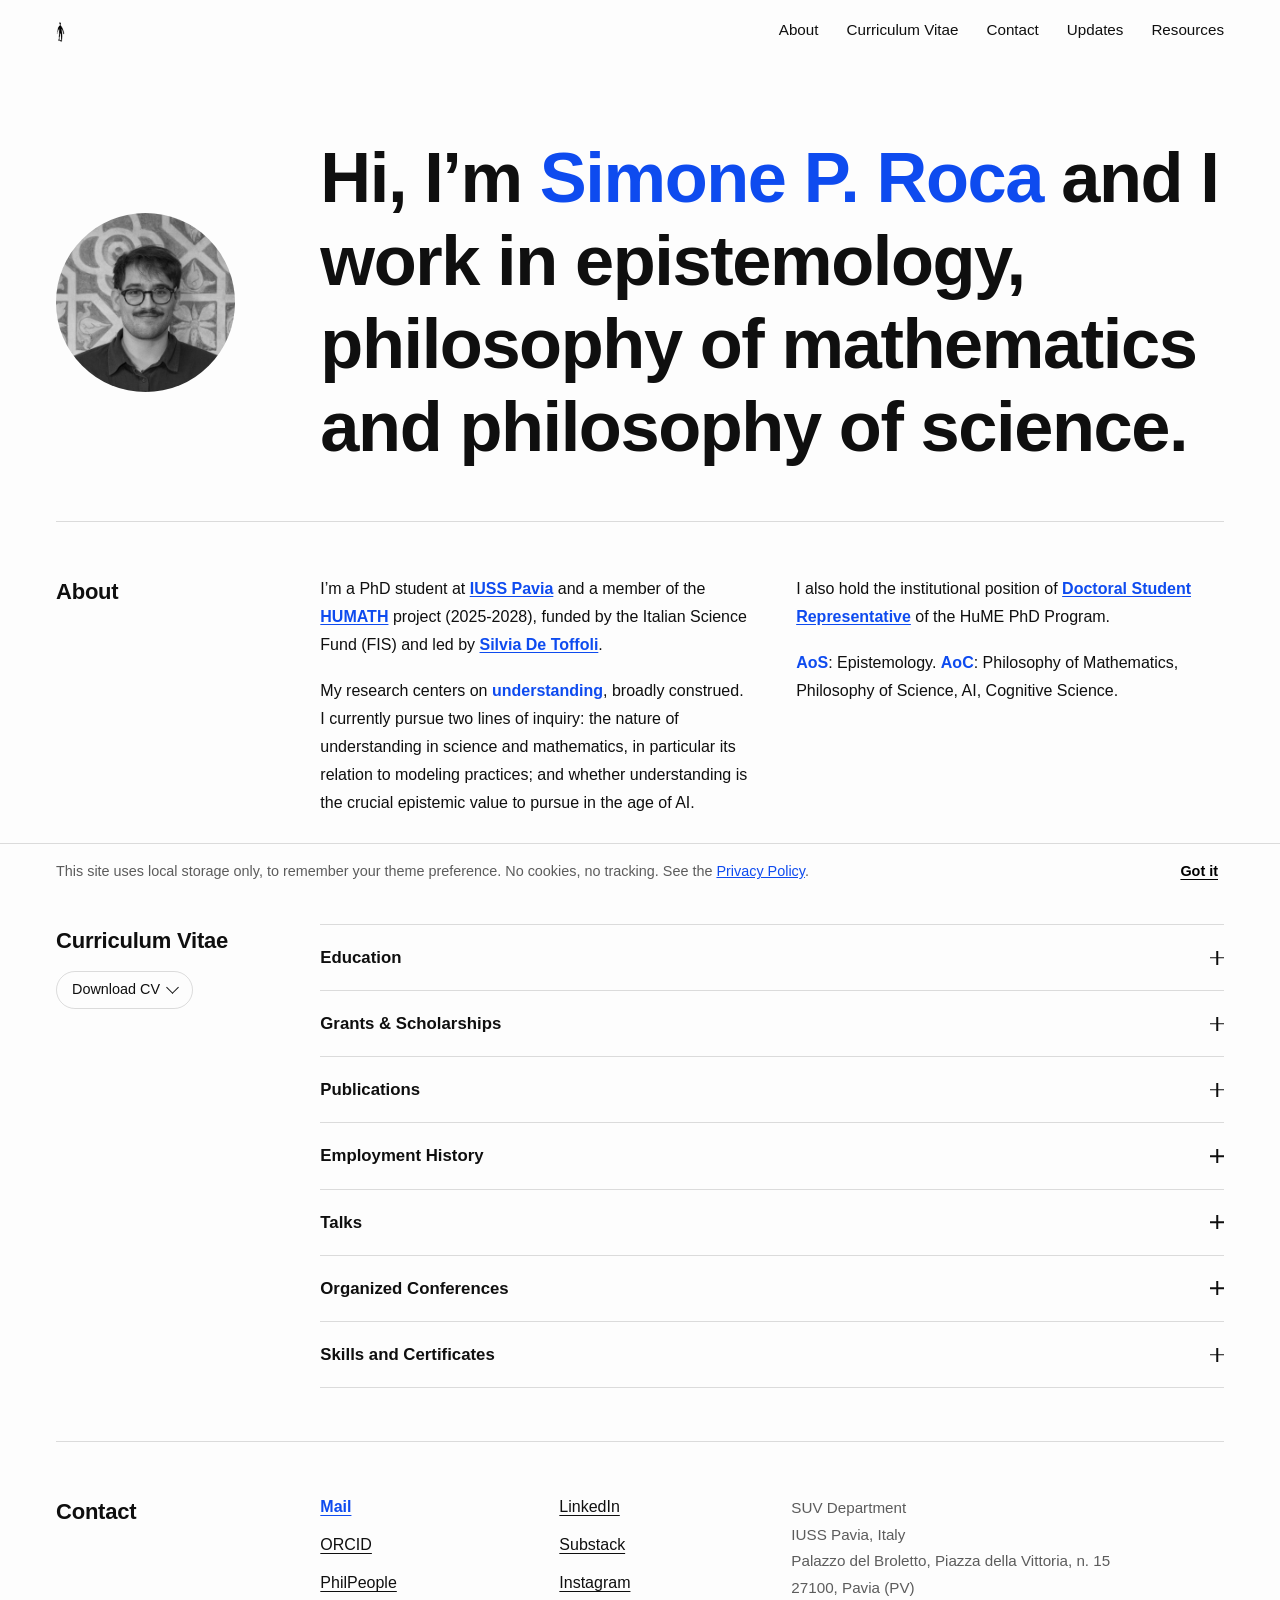
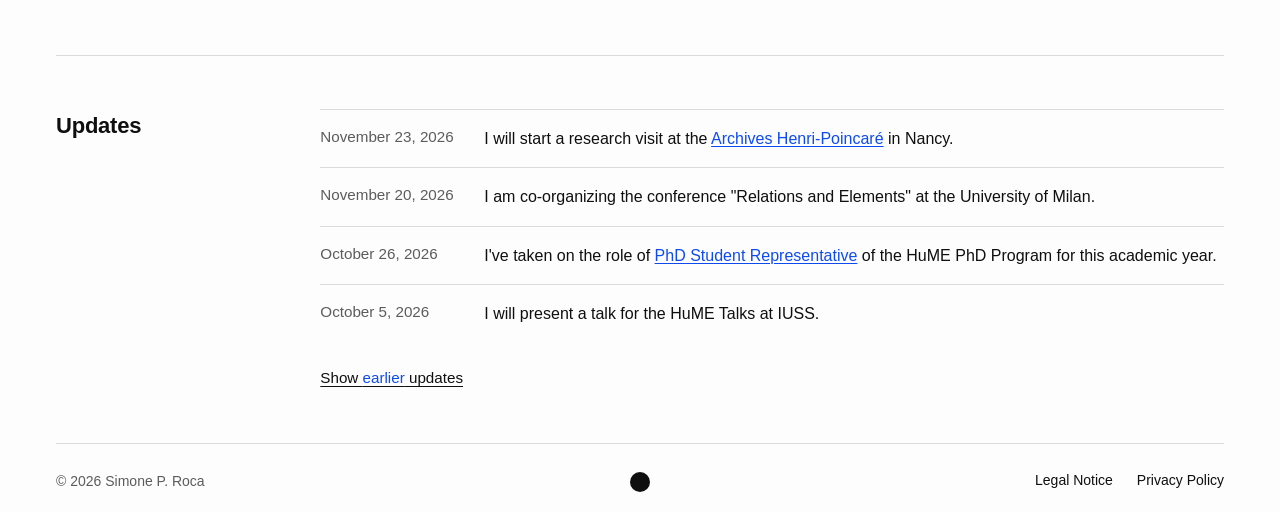
<file: index.html>
<!doctype html>
<html lang="en">
<head>
  <meta charset="utf-8" />
  <meta name="viewport" content="width=device-width, initial-scale=1" />
  <title>Simone Paolo Roca - Philosophy, IUSS Pavia</title>
  <meta name="description" content="Simone P. Roca (Simone Paolo Roca), PhD Candidate in Philosophy, IUSS Pavia. Epistemology, philosophy of mathematics and philosophy of science." />
  <link rel="canonical" href="https://simone-p-roca.github.io/" />
  <script type="application/ld+json">
    {
      "@context": "https://schema.org",
      "@type": "Person",
      "url": "https://simone-p-roca.github.io/",
      "name": "Simone P. Roca",
      "alternateName": "Simone Paolo Roca",
      "jobTitle": "PhD Candidate in Philosophy",
      "email": "simone.roca@iusspavia.it",
      "affiliation": {
        "@type": "CollegeOrUniversity",
        "name": "IUSS Pavia",
        "department": {
          "@type": "Organization",
          "name": "SUV Department"
        },
        "address": {
          "@type": "PostalAddress",
          "streetAddress": "Palazzo del Broletto, Piazza della Vittoria, n. 15",
          "addressLocality": "Pavia",
          "addressRegion": "PV",
          "postalCode": "27100",
          "addressCountry": "IT"
        }
      },
      "knowsAbout": [
        "Epistemology",
        "Philosophy of Mathematics",
        "Philosophy of Science",
        "Artificial Intelligence",
        "Cognitive Science"
      ],
      "sameAs": [
        "https://orcid.org/0009-0004-7748-6771",
        "https://philpeople.org/profiles/simone-paolo-roca",
        "https://www.linkedin.com/in/simone-paolo-roca/",
        "https://simoneproca.substack.com",
        "https://instagram.com/_acorenomis"
      ]
    }
  </script>
  <link rel="shortcut icon" href="favicon.ico" />
  <link rel="icon" href="assets/icons/favicon.ico" sizes="any" />
  <link rel="icon" type="image/png" href="assets/icons/favicon-32x32.png" sizes="32x32" />
  <link rel="icon" type="image/png" href="assets/icons/favicon-16x16.png" sizes="16x16" />
  <link rel="apple-touch-icon" href="assets/icons/apple-touch-icon.png" />
  <link rel="stylesheet" href="assets/css/style.css" />
  <link rel="stylesheet" href="assets/css/print.css" media="print" />
  <link rel="alternate" type="application/rss+xml" title="Simone P. Roca" href="/feed.xml" />
  <script>
    (function () {
      if ("scrollRestoration" in history) {
        history.scrollRestoration = "manual";
      }
      var isReload = false;
      try {
        var navEntries = performance.getEntriesByType("navigation");
        if (navEntries && navEntries[0]) {
          isReload = navEntries[0].type === "reload";
        } else if (performance.navigation) {
          isReload = performance.navigation.type === 1;
        }
      } catch (e) {}
      if (isReload) {
        (function () {
          function resetScroll() {
            if (window.location.hash) {
              try {
                history.replaceState(null, "", window.location.pathname + window.location.search);
              } catch (e) {}
            }
            window.scrollTo(0, 0);
          }
          resetScroll();
          requestAnimationFrame(resetScroll);
          window.addEventListener("pageshow", resetScroll);
          window.addEventListener("load", resetScroll);
        })();
      }
      try {
        var t = localStorage.getItem("theme");
        if (t !== "light" && t !== "dark") {
          t = window.matchMedia("(prefers-color-scheme: dark)").matches ? "dark" : "light";
        }
        document.documentElement.setAttribute("data-theme", t);
      } catch (e) {}
    })();
  </script>
</head>
<body>
  <a href="#main" class="skip-link">Skip to main content</a>
  <header class="nav">
    <div class="nav__inner">
      <div class="nav__brand">
        <a href="#top" class="nav__logo" aria-label="Simone P. Roca, back to top">
          <img src="assets/icons/logo-mark.png" alt="" width="20" height="47" />
        </a>
        <a href="#top" class="nav__name" aria-hidden="true" tabindex="-1">Simone P. Roca</a>
      </div>
      <nav class="nav__links" aria-label="Primary">
        <a href="#about">About</a>
        <a href="#cv" aria-label="Curriculum Vitae"><span class="full" aria-hidden="true">Curriculum Vitae</span><span class="short" aria-hidden="true">CV</span></a>
        <a href="#contact">Contact</a>
        <a href="#updates">Updates</a>
        <a href="/understanding/">Resources</a>
      </nav>
    </div>
  </header>

  <main id="main" tabindex="-1">
    <section id="top" class="hero">
      <div class="wrap hero__inner">
        <img
          src="assets/images/profile.jpg"
          srcset="assets/images/profile.jpg 400w, assets/images/profile@2x.jpg 800w"
          sizes="(min-width: 768px) 200px, 96px"
          alt="Simone P. Roca"
          class="hero__photo"
          width="400"
          height="400"
          fetchpriority="high"
        />
        <h1>Hi, I&rsquo;m <span class="accent">Simone P. Roca</span> and I work in epistemology, philosophy of mathematics and philosophy of science.</h1>
      </div>
    </section>

    <hr class="divider" id="about" />

    <section class="block">
      <div class="wrap block__grid">
        <h2 class="block__title">About</h2>
        <div class="block__content block__content--cols">
          <p>I’m a PhD student at <a href="https://www.iusspavia.it/it/rubrica/simone-paolo-roca" class="accent"><strong>IUSS Pavia</strong></a> and a member of the <a href="https://sites.google.com/view/humath" class="accent"><strong>HUMATH</strong></a> project (2025-2028), funded by the Italian Science Fund (FIS) and led by <a href="https://www.silviadetoffoli.net" class="accent"><strong>Silvia De Toffoli</strong></a>.</p>
          <p>My research centers on <strong class="accent">understanding</strong>, broadly construed. I currently pursue two lines of inquiry: the nature of understanding in science and mathematics, in particular its relation to modeling practices; and whether understanding is the crucial epistemic value to pursue in the age of AI.</p>
          <p>I also hold the institutional position of <a href="https://my.iusspavia.it/it/rappresentanti-deglidelle-allievie-corsi-ordinari" class="accent"><strong>Doctoral Student Representative</strong></a> of the HuME PhD Program.</p>
          <p><strong class="accent">AoS</strong>: Epistemology. <strong class="accent">AoC</strong>: Philosophy of Mathematics, Philosophy of Science, AI, Cognitive Science.</p>
        </div>
      </div>
    </section>

    <hr class="divider" id="cv" />

    <section class="block">
      <div class="wrap block__grid">
        <div class="block__aside">
          <h2 class="block__title">Curriculum Vitae</h2>
          <a class="cv-download" href="assets/cv/simone-p-roca-cv.pdf" download="Simone P. Roca - Academic CV.pdf">
            Download CV<span class="cv-download__icon" aria-hidden="true"></span>
          </a>
        </div>
        <div class="block__content">
          <details class="cv-section">
            <summary><h3>Education</h3><span class="cv-toggle" aria-hidden="true"></span></summary>
            <div class="cv-section__content">
              <p class="cv-entry"><span class="cv-entry__title">HuME PhD</span> &middot; <span class="cv-entry__meta">IUSS Pavia / University of Milan / Scuola Normale Superiore &middot; 2025-present</span></p>
              <p class="cv-entry"><span class="cv-entry__title">MA Degree in Philosophical Sciences</span> &middot; <span class="cv-entry__meta">Alma Mater Studiorum, University of Bologna &middot; 2021-2024 &middot; 110/110 e Lode</span></p>
              <p class="cv-entry"><span class="cv-entry__title">BA Degree in Philosophy</span> &middot; <span class="cv-entry__meta">Alma Mater Studiorum, University of Bologna &middot; 2018-2021 &middot; 110/110 e Lode</span></p>
              <p class="cv-entry"><span class="cv-entry__title">Diploma in Classical Studies</span> &middot; <span class="cv-entry__meta">Liceo Classico P. Colletta, Avellino &middot; 2013-2018 &middot; 100/100</span></p>
            </div>
          </details>
          <details class="cv-section">
            <summary><h3>Grants &amp; Scholarships</h3><span class="cv-toggle" aria-hidden="true"></span></summary>
            <div class="cv-section__content">
              <p class="cv-entry"><span class="cv-entry__title">PhD Scholarship, IUSS</span> &middot; <span class="cv-entry__meta">HUMATH Project (FIS) &middot; &euro;17,867.30 per year</span></p>
              <p class="cv-entry"><span class="cv-entry__title">FIS Funding &mdash; Visiting Period</span> &middot; <span class="cv-entry__meta">Archives Henri-Poincar&eacute;, Nancy &middot; &euro;1,000</span></p>
              <p class="cv-entry"><span class="cv-entry__title">FIS Funding &mdash; Visiting Period</span> &middot; <span class="cv-entry__meta">University of Zurich &middot; &euro;1,500</span></p>
              <p class="cv-entry"><span class="cv-entry__title">FIS Funding &mdash; Conference</span> &middot; <span class="cv-entry__meta">Sorbonne Universit&eacute; &middot; &euro;700</span></p>
              <p class="cv-entry"><span class="cv-entry__title">IUSS Funding &mdash; Courses</span> &middot; <span class="cv-entry__meta">Scuola Normale Superiore &middot; &euro;500</span></p>
            </div>
          </details>
          <details class="cv-section">
            <summary><h3>Publications</h3><span class="cv-toggle" aria-hidden="true"></span></summary>
            <div class="cv-section__content">
              <p class="placeholder">Content coming soon.</p>
            </div>
          </details>
          <details class="cv-section">
            <summary><h3>Employment History</h3><span class="cv-toggle" aria-hidden="true"></span></summary>
            <div class="cv-section__content">
              <p class="cv-entry"><span class="cv-entry__title">Visiting Student</span> &middot; <span class="cv-entry__meta">Archives Henri-Poincar&eacute;, Nancy &middot; 2026</span></p>
              <p class="cv-entry"><span class="cv-entry__title">Visiting Student</span> &middot; <span class="cv-entry__meta">University of Zurich &middot; 2026</span></p>
              <p class="cv-entry"><span class="cv-entry__title">PhD Student</span> &middot; <span class="cv-entry__meta">IUSS Pavia &middot; 2025-present</span></p>
            </div>
          </details>
          <details class="cv-section">
            <summary><h3>Talks</h3><span class="cv-toggle" aria-hidden="true"></span></summary>
            <div class="cv-section__content">
              <p class="cv-entry"><span class="cv-entry__title">&quot;Proof Understanding, Architecture and Epistemic Clues&quot;</span> &middot; <span class="cv-entry__meta">HuME Talks 2026 &middot; Pavia</span></p>
              <p class="cv-entry"><span class="cv-entry__title">&quot;Groundwork for a Model-Based Account of Proof Understanding&quot;</span> &middot; <span class="cv-entry__meta">PMP Masterclass 2026 &middot; Brussels</span></p>
              <p class="cv-entry"><span class="cv-entry__title">&quot;Understanding Proofs as Models&quot;</span> &middot; <span class="cv-entry__meta">SILFS 2026 &middot; Pavia</span></p>
              <p class="cv-entry"><span class="cv-entry__title">&quot;The Fifth Dimension. A New Dimension for Knowledge&quot;</span> &middot; <span class="cv-entry__meta">Philosophy International Day 2023 &middot; Bologna</span></p>
            </div>
          </details>
          <details class="cv-section">
            <summary><h3>Organized Conferences</h3><span class="cv-toggle" aria-hidden="true"></span></summary>
            <div class="cv-section__content">
              <p class="cv-entry"><span class="cv-entry__title">&quot;Relations and Elements&quot;</span> &middot; <span class="cv-entry__meta">University of Milan &middot; November 20, 2026</span></p>
              <p class="cv-entry"><span class="cv-entry__title">SILFS 2026</span> &middot; <span class="cv-entry__meta">IUSS Pavia &middot; June 29-July 2, 2026</span></p>
              <p class="cv-entry"><span class="cv-entry__title">&quot;Language and Reality&quot; Seminars 2025</span> &middot; <span class="cv-entry__meta">Alma Mater Studiorum, University of Bologna</span></p>
            </div>
          </details>
          <details class="cv-section">
            <summary><h3>Skills and Certificates</h3><span class="cv-toggle" aria-hidden="true"></span></summary>
            <div class="cv-section__content">
              <p class="cv-entry"><span class="cv-entry__title">IELTS Academic</span> &middot; <span class="cv-entry__meta">7.5 Overall Score &middot; 11 April 2025</span></p>
              <p class="cv-entry"><span class="cv-entry__title">LaTeX</span></p>
              <p class="cv-entry"><span class="cv-entry__title">Programming</span> &middot; <span class="cv-entry__meta">Claude Code, GitHub, HTML, CSS, JavaScript</span></p>
              <p class="cv-entry"><span class="cv-entry__title">Creativity and Graphic Design</span> &middot; <span class="cv-entry__meta">Suite Adobe (Photoshop, Illustrator, InDesign), Final Cut Pro, Canva</span></p>
              <p class="cv-entry"><span class="cv-entry__title">Other Digital Skills</span> &middot; <span class="cv-entry__meta">Obsidian, Notion, Office (Word, PowerPoint, Excel)</span></p>
            </div>
          </details>
        </div>
      </div>
    </section>

    <hr class="divider" id="contact" />

    <section class="block">
      <div class="wrap block__grid">
        <h2 class="block__title">Contact</h2>
        <div class="block__content block__content--split">
          <div class="contact-links">
            <a href="mailto:simone.roca@iusspavia.it" class="accent"><strong>Mail</strong></a>
            <a href="https://orcid.org/0009-0004-7748-6771">ORCID</a>
            <a href="https://philpeople.org/profiles/simone-paolo-roca">PhilPeople</a>
            <a href="https://www.linkedin.com/in/simone-paolo-roca/">LinkedIn</a>
            <a href="https://simoneproca.substack.com">Substack</a>
            <a href="https://instagram.com/_acorenomis">Instagram</a>
          </div>
          <address>
            SUV Department<br />
            IUSS Pavia, Italy<br />
            Palazzo del Broletto, Piazza della Vittoria, n. 15<br />
            27100, Pavia (PV)
          </address>
        </div>
      </div>
    </section>

    <hr class="divider" id="updates" />

    <section class="block">
      <div class="wrap block__grid">
        <h2 class="block__title">Updates</h2>
        <div class="block__content">
          <ul class="updates-list">
            <li class="updates-item" id="update-2026-11-23">
              <span class="updates-date">November 23, 2026</span>
              <span class="updates-text">I will start a research visit at the <a href="https://poincare.univ-lorraine.fr/" class="accent">Archives Henri-Poincar&eacute;</a> in Nancy.</span>
            </li>
            <li class="updates-item" id="update-2026-11-20">
              <span class="updates-date">November 20, 2026</span>
              <span class="updates-text">I am co-organizing the conference &quot;Relations and Elements&quot; at the University of Milan.</span>
            </li>
            <li class="updates-item" id="update-2026-10-26">
              <span class="updates-date">October 26, 2026</span>
              <span class="updates-text">I've taken on the role of <a href="https://my.iusspavia.it/it/rappresentanti-deglidelle-allievie-corsi-ordinari" class="accent">PhD Student Representative</a> of the HuME PhD Program for this academic year.</span>
            </li>
            <li class="updates-item" id="update-2026-10-05">
              <span class="updates-date">October 5, 2026</span>
              <span class="updates-text">I will present a talk for the HuME Talks at IUSS.</span>
            </li>
            <li class="updates-item" id="update-2026-09-16" hidden>
              <span class="updates-date">September 16, 2026</span>
              <span class="updates-text">I've been invited to present a talk at the VUB Brussels University, within the <a href="https://sites.google.com/view/mc-pmp-brussels-2026/" class="accent">Masterclass</a> in the Philosophy of Mathematical Practice 2026.</span>
            </li>
            <li class="updates-item" id="update-2026-09-09" hidden>
              <span class="updates-date">September 9-11, 2026</span>
              <span class="updates-text">I am in Bologna participating in the <a href="https://filmatnetwork.com/filmat-2026-programme/" class="accent">FilMat</a> Conference 2026.</span>
            </li>
            <li class="updates-item" id="update-2026-08-31" hidden>
              <span class="updates-date">August 31-September 4, 2026</span>
              <span class="updates-text">I am participating in the VIII edition of the <a href="https://www.uniurb.it/academic-programs/1757498" class="accent">Epistemology Summer School</a> at the University of Urbino.</span>
            </li>
            <li class="updates-item" id="update-2026-06-30" hidden>
              <span class="updates-date">June 30, 2026</span>
              <span class="updates-text">I've been accepted to present a talk at the <a href="https://www.silfs.it/silfs-triennial-conference-2026/" class="accent">SILFS</a> Conference 2026.</span>
            </li>
            <li class="updates-item" id="update-2026-05-15" hidden>
              <span class="updates-date">May 15-30, 2026</span>
              <span class="updates-text">I've been invited to visit the <a href="https://zegra.ch" class="accent">ZEGRa</a> research group on rationality at the University of Zurich.</span>
            </li>
            <li class="updates-item" id="update-2026-02-06" hidden>
              <span class="updates-date">February 6, 2026</span>
              <span class="updates-text">I've been elected <a href="https://my.iusspavia.it/it/rappresentanti-deglidelle-allievie-corsi-ordinari" class="accent">Doctoral Student Representative</a> to the SUV Department Council of the IUSS.</span>
            </li>
            <li class="updates-item" id="update-2025-10-14" hidden>
              <span class="updates-date">October 14-17, 2025</span>
              <span class="updates-text">I've been invited to participate in the <a href="https://philmath.eu/2025conference/" class="accent">FPMW-ESPM</a> Conference 2025 in Paris.</span>
            </li>
            <li class="updates-item" id="update-2025-10-01" hidden>
              <span class="updates-date">October 1, 2025</span>
              <span class="updates-text">I've started my PhD at <a href="https://sites.google.com/view/humath" class="accent"><strong>HUMATH</strong></a>.</span>
            </li>
          </ul>
          <button type="button" class="updates-more" aria-expanded="false">Show <span class="accent updates-more__word">earlier</span> updates</button>
        </div>
      </div>
    </section>
  </main>

  <hr class="divider" />

  <footer class="footer">
    <div class="wrap footer__grid">
      <p class="footer__copyright">&copy; 2026 Simone P. Roca</p>
      <button type="button" class="theme-toggle" aria-label="Toggle dark mode" aria-pressed="false"></button>
      <nav class="footer__legal" aria-label="Legal">
        <a href="legal-notice.html">Legal Notice</a>
        <a href="privacy-policy.html">Privacy Policy</a>
      </nav>
    </div>
  </footer>

  <script src="assets/js/main.js"></script>
</body>
</html>
</file>
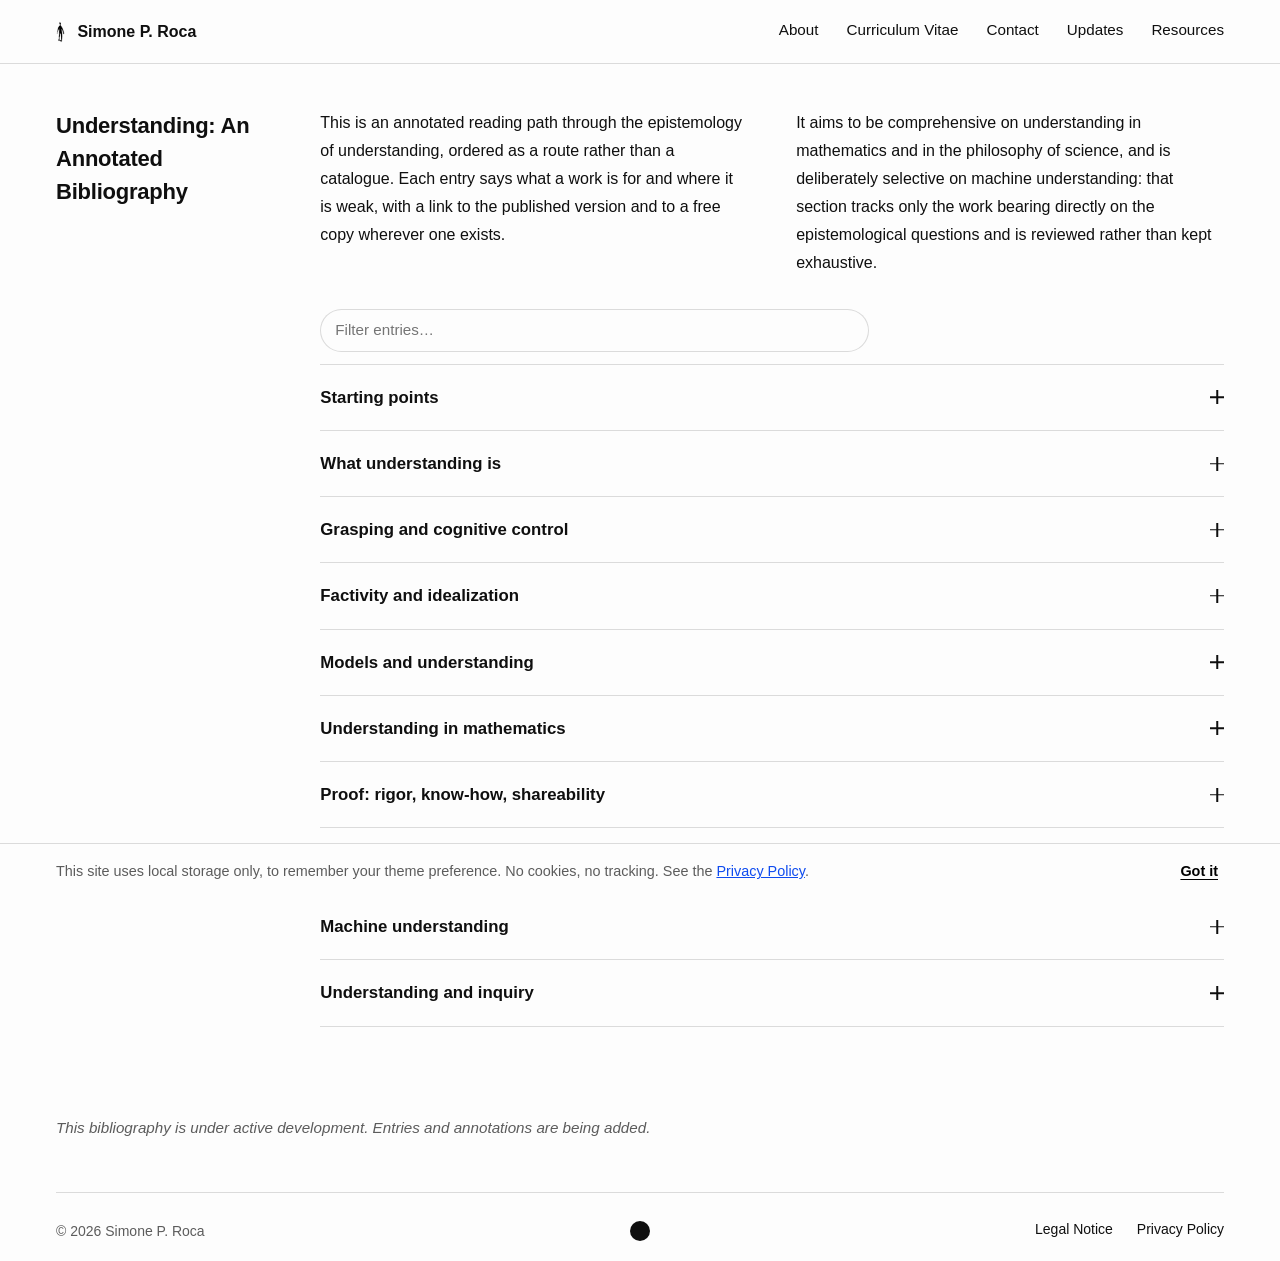
<file: understanding/index.html>
<!doctype html>
<html lang="en">
<head>
  <meta charset="utf-8" />
  <meta name="viewport" content="width=device-width, initial-scale=1" />
  <title>Understanding: An Annotated Bibliography &mdash; Simone P. Roca</title>
  <meta name="description" content="A curated, annotated reading path through the epistemology of understanding as it bears on mathematics and on machines." />
  <link rel="canonical" href="https://simone-p-roca.github.io/understanding/" />
  <link rel="shortcut icon" href="/favicon.ico" />
  <link rel="icon" href="/assets/icons/favicon.ico" sizes="any" />
  <link rel="icon" type="image/png" href="/assets/icons/favicon-32x32.png" sizes="32x32" />
  <link rel="icon" type="image/png" href="/assets/icons/favicon-16x16.png" sizes="16x16" />
  <link rel="apple-touch-icon" href="/assets/icons/apple-touch-icon.png" />
  <link rel="stylesheet" href="/assets/css/style.css" />
  <link rel="stylesheet" href="/assets/css/print.css" media="print" />
  <link rel="alternate" type="application/rss+xml" title="Simone P. Roca" href="/feed.xml" />
  <script>
    (function () {
      if ("scrollRestoration" in history) {
        history.scrollRestoration = "manual";
      }
      var isReload = false;
      try {
        var navEntries = performance.getEntriesByType("navigation");
        if (navEntries && navEntries[0]) {
          isReload = navEntries[0].type === "reload";
        } else if (performance.navigation) {
          isReload = performance.navigation.type === 1;
        }
      } catch (e) {}
      if (isReload) {
        (function () {
          function resetScroll() {
            if (window.location.hash) {
              try {
                history.replaceState(null, "", window.location.pathname + window.location.search);
              } catch (e) {}
            }
            window.scrollTo(0, 0);
          }
          resetScroll();
          requestAnimationFrame(resetScroll);
          window.addEventListener("pageshow", resetScroll);
          window.addEventListener("load", resetScroll);
        })();
      }
      try {
        var t = localStorage.getItem("theme");
        if (t !== "light" && t !== "dark") {
          t = window.matchMedia("(prefers-color-scheme: dark)").matches ? "dark" : "light";
        }
        document.documentElement.setAttribute("data-theme", t);
      } catch (e) {}
    })();
  </script>
</head>
<body>
  <a href="#main" class="skip-link">Skip to main content</a>
  <header class="nav is-scrolled">
    <div class="nav__inner">
      <div class="nav__brand">
        <a href="/" class="nav__logo" aria-label="Simone P. Roca, home">
          <img src="/assets/icons/logo-mark.png" alt="" width="20" height="47" />
        </a>
        <a href="/" class="nav__name" aria-hidden="true" tabindex="-1">Simone P. Roca</a>
      </div>
      <nav class="nav__links" aria-label="Primary">
        <a href="/#about">About</a>
        <a href="/#cv" aria-label="Curriculum Vitae"><span class="full" aria-hidden="true">Curriculum Vitae</span><span class="short" aria-hidden="true">CV</span></a>
        <a href="/#contact">Contact</a>
        <a href="/#updates">Updates</a>
        <a href="/understanding/" aria-current="page">Resources</a>
      </nav>
    </div>
  </header>

  <main id="main" tabindex="-1">
    <section class="block">
      <div class="wrap block__grid">
        <h1 class="block__title">Understanding: An Annotated Bibliography</h1>
        <div class="block__content">
          <div class="block__content--cols">
            <p>This is an annotated reading path through the epistemology of understanding, ordered as a route rather than a catalogue. Each entry says what a work is for and where it is weak, with a link to the published version and to a free copy wherever one exists.</p>
            <p>It aims to be comprehensive on understanding in mathematics and in the philosophy of science, and is deliberately selective on machine understanding: that section tracks only the work bearing directly on the epistemological questions and is reviewed rather than kept exhaustive.</p>
          </div>
          <input
            type="search"
            class="bib-filter"
            id="bib-filter"
            placeholder="Filter entries&hellip;"
            aria-label="Filter bibliography entries"
            autocomplete="off"
          />
          <p class="bib-count" id="bib-count" aria-live="polite"></p>
          <details class="cv-section">
            <summary><h2>Starting points</h2><span class="cv-toggle" aria-hidden="true"></span></summary>
            <div class="cv-section__content">
              <div class="bib-entry" id="bib-grimmsep">
                <p class="bib-entry__cite">Grimm, S. R. (2025 [2021]). <cite>Understanding</cite>. In E. N. Zalta &amp; U. Nodelman (Eds.), The Stanford Encyclopedia of Philosophy.</p>
                <p class="bib-entry__links"><a target="_blank" rel="noopener" href="https://plato.stanford.edu/entries/understanding/">Publisher</a></p>
                <p class="bib-entry__note">The Stanford Encyclopedia survey of the field, organised by analogy with the traditional analysis of knowledge: understanding is taken to have a distinctive object (connections or dependence relations, on internalist, externalist, and hybrid readings), a distinctive psychology (grasping or seeing, and the question whether this is an ability absent from ordinary knowledge), and a distinctive normative profile (how far it tolerates luck and whether it must be factive). It also lays out the philosophy-of-science disputes over explanation, idealization, and whether understanding can be transmitted by testimony. As an entry point it is comprehensive and even-handed; because it is built around the comparison with knowledge, positions that decline that framing get comparatively brief treatment.</p>
              </div>
              <div class="bib-entry" id="bib-hannon2021">
                <p class="bib-entry__cite">Hannon, M. (2021). <cite>Recent Work in the Epistemology of Understanding</cite>. American Philosophical Quarterly, 58(3), 269&ndash;290.</p>
                <p class="bib-entry__links"><a target="_blank" rel="noopener" href="https://doi.org/10.2307/48616060">DOI</a> <a target="_blank" rel="noopener" href="https://philarchive.org/rec/HANRWI-2">Free copy</a></p>
                <p class="bib-entry__note">A critical survey of the epistemology of understanding that frames the field around a single question: whether understanding reduces to a species of knowledge. It sorts the literature into reductionists, who model understanding on the belief, truth, and justification conditions familiar from knowledge, and anti-reductionists, who hold that understanding tolerates luck, false idealization, or non-propositional grasp in ways knowledge does not. As a map it is useful for locating positions, though it takes the comparison with knowledge as its organising axis and says less about approaches that decline that framing.</p>
              </div>
              <div class="bib-entry" id="bib-gordon2017">
                <p class="bib-entry__cite">Gordon, E. C. (2017). <cite>Understanding in Epistemology</cite>. Internet Encyclopedia of Philosophy.</p>
                <p class="bib-entry__links"><a target="_blank" rel="noopener" href="https://iep.utm.edu/understa/">Publisher</a></p>
                <p class="bib-entry__note bib-entry__note--stub">Annotation in progress.</p>
              </div>
              <div class="bib-entry" id="bib-baumberger2016">
                <p class="bib-entry__cite">Baumberger, C., Beisbart, C. &amp; Brun, G. (2016). <cite>What Is Understanding? An Overview of Recent Debates in Epistemology and Philosophy of Science</cite>. In S. R. Grimm, C. Baumberger &amp; S. Ammon (Eds.), Explaining Understanding: New Perspectives from Epistemology and Philosophy of Science. Routledge.</p>
                <p class="bib-entry__links"><a target="_blank" rel="noopener" href="https://www.taylorfrancis.com/chapters/edit/10.4324/9781315686110-1/understanding-overview-recent-debates-epistemology-philosophy-science-christoph-baumberger-claus-beisbart-georg-brun">Publisher</a></p>
                <p class="bib-entry__note bib-entry__note--stub">Annotation in progress.</p>
              </div>
            </div>
          </details>
          <details class="cv-section">
            <summary><h2>What understanding is</h2><span class="cv-toggle" aria-hidden="true"></span></summary>
            <div class="cv-section__content">
              <div class="bib-entry" id="bib-zagzebski2001">
                <p class="bib-entry__cite">Zagzebski, L. T. (2001). <cite>Recovering Understanding</cite>. In M. Steup (Ed.), Knowledge, Truth, and Duty: Essays on Epistemic Justification, Responsibility, and Virtue (pp. 235&ndash;251). Oxford University Press.</p>
                <p class="bib-entry__links"><a target="_blank" rel="noopener" href="https://doi.org/10.1093/0195128923.003.0015">DOI</a></p>
                <p class="bib-entry__note">One of the pieces, alongside work by Elgin and Kvanvig, that put understanding back on the epistemological agenda as a state distinct from knowledge. It takes the object of understanding to be non-propositional structures of reality, a car, a piece of music, a person&rsquo;s character, a causal nexus, rather than isolated true propositions, and it ties understanding to a first-person transparency that testimonial knowledge need not carry. The claim that the relevant grasping has to be achieved first-hand, and so cannot simply be handed over by testimony, is the part that later work in this list contests directly.</p>
              </div>
              <div class="bib-entry" id="bib-kvanvig2003">
                <p class="bib-entry__cite">Kvanvig, J. L. (2003). <cite>The Value of Knowledge and the Pursuit of Understanding</cite>. Cambridge University Press.</p>
                <p class="bib-entry__links"><a target="_blank" rel="noopener" href="https://doi.org/10.1017/CBO9780511498909">DOI</a></p>
                <p class="bib-entry__note">An early and much-cited case for treating understanding as an epistemic good distinct from knowledge, on the grounds that its object is a coherent body of information rather than an isolated proposition, and that grasping the coherence-making relations within that body survives the kind of luck that defeats knowledge. The book did much to put objectual understanding on the agenda and to align it with internalist and coherentist commitments. Its central claim that understanding is immune to Gettier-style luck has been the most contested, with later work arguing that analogous luck cases can be built for understanding too.</p>
              </div>
              <div class="bib-entry" id="bib-grimm2006">
                <p class="bib-entry__cite">Grimm, S. R. (2006). <cite>Is Understanding a Species of Knowledge?</cite> The British Journal for the Philosophy of Science, 57(3), 515&ndash;535.</p>
                <p class="bib-entry__links"><a target="_blank" rel="noopener" href="https://doi.org/10.1093/bjps/axl015">DOI</a> <a target="_blank" rel="noopener" href="https://faculty.fordham.edu/sgrimm/Site/Papers_and_Presentations_files/Grimm-2006-BJPS-Is%20Understanding%20a%20Species%20of%20Knowledge%20copy%202.pdf">Free copy</a></p>
                <p class="bib-entry__note bib-entry__note--stub">Annotation in progress.</p>
              </div>
              <div class="bib-entry" id="bib-elgin2017">
                <p class="bib-entry__cite">Elgin, C. Z. (2017). <cite>True Enough</cite>. MIT Press.</p>
                <p class="bib-entry__links"><a target="_blank" rel="noopener" href="https://doi.org/10.7551/mitpress/9780262036535.001.0001">DOI</a></p>
                <p class="bib-entry__note">The principal sustained defence of non-factivism about understanding: idealizations and other deliberate falsehoods in science do genuine epistemic work rather than merely being tolerated, with reflective equilibrium rather than literal truth serving as the standard of acceptability. It anchors the anti-factivist side of the idealization debate and supplies many of its stock examples, from frictionless planes to the ideal gas law. Critics press that a view this permissive struggles to separate falsehoods that enable understanding from those that merely mislead, and that tightening it tends to collapse back toward a factivism about the model&rsquo;s core.</p>
              </div>
            </div>
          </details>
          <details class="cv-section">
            <summary><h2>Grasping and cognitive control</h2><span class="cv-toggle" aria-hidden="true"></span></summary>
            <div class="cv-section__content">
              <div class="bib-entry" id="bib-strevens2024">
                <p class="bib-entry__cite">Strevens, M. (2024). <cite>Grasp and Scientific Understanding: A Recognition Account</cite>. Philosophical Studies, 181(4), 741&ndash;762.</p>
                <p class="bib-entry__links"><a target="_blank" rel="noopener" href="https://doi.org/10.1007/s11098-024-02121-x">DOI</a> <a target="_blank" rel="noopener" href="https://philarchive.org/rec/STRGAS">Free copy</a></p>
                <p class="bib-entry__note">Defends the explanationist claim that there is no understanding-why without grasp of a correct explanation, and then does the work of saying what grasp is: a recognitional ability, so that to grasp a property is to be able to recognise its instances and to grasp an explanation is to be able to recognise the relations it reports. It is pitched as a naturalistically respectable alternative to treating grasp as a primitive or a quasi-perceptual act. The recognition account has to answer whether it is rich enough for the abstract and mathematical items that turn up in explanations, and its prior explanationist commitment is exactly what accounts elsewhere in this list, from equivalent reformulations and from unrealistic models, are built to resist.</p>
              </div>
              <div class="bib-entry" id="bib-chudnoff2014">
                <p class="bib-entry__cite">Chudnoff, E. (2014). <cite>Is Intuition Based on Understanding?</cite> Philosophy and Phenomenological Research, 89(1), 42&ndash;67.</p>
                <p class="bib-entry__links"><a target="_blank" rel="noopener" href="https://doi.org/10.1111/phpr.12001">DOI</a> <a target="_blank" rel="noopener" href="https://philarchive.org/rec/CHUIIB">Free copy</a></p>
                <p class="bib-entry__note">Examines the widely held non-skeptical proposal that intuitions justify belief because they are based on the subject&rsquo;s understanding of the proposition intuited, contrasting a narrow reading on which understanding is competence with the constituent concepts with a broader one that goes beyond mastery of definitions. The question pressed is whether that understanding-based story can carry the justificatory weight placed on it, or whether some intuitions instead trace to heuristics and biases that understanding does not vindicate. Like the accounts it engages, it leaves the operative notion of understanding largely unspecified.</p>
              </div>
              <div class="bib-entry" id="bib-boghossian2016">
                <p class="bib-entry__cite">Boghossian, P. (2016). <cite>Intuitions and the Understanding</cite>. In M. &Aacute;. Fern&aacute;ndez Vargas (Ed.), Performance Epistemology: Foundations and Applications (pp. 137&ndash;150). Oxford University Press.</p>
                <p class="bib-entry__links"><a target="_blank" rel="noopener" href="https://paulboghossian.com/docs/IU.pdf">Free copy</a></p>
                <p class="bib-entry__note">Argues that the a priori justification carried by intuitions, as in the Twin Earth case, cannot be explained either by perception or by understanding in the sense of conceptual competence, so that an appeal to intuition as a sui generis intellectual seeming is unavoidable. It works mainly by pressing Sosa&rsquo;s understanding-based account, granting that intuitions are a priori but rejecting the claim that they are attractions to assent grounded in understanding of the proposition alone. The critique is largely negative: it concludes that no adequate account of what it is to grasp a proposition is currently available, and offers only a minimalist gesture in place of one.</p>
              </div>
            </div>
          </details>
          <details class="cv-section">
            <summary><h2>Factivity and idealization</h2><span class="cv-toggle" aria-hidden="true"></span></summary>
            <div class="cv-section__content">
              <div class="bib-entry" id="bib-mizrahi2012">
                <p class="bib-entry__cite">Mizrahi, M. (2012). <cite>Idealizations and Scientific Understanding</cite>. Philosophical Studies, 160(2), 237&ndash;252.</p>
                <p class="bib-entry__links"><a target="_blank" rel="noopener" href="https://doi.org/10.1007/s11098-011-9716-3">DOI</a></p>
                <p class="bib-entry__note">Defends scientific understanding against the argument from idealization by distinguishing a theory&rsquo;s core tenets, its primary laws and the conditions under which they apply, from the supporting assumptions needed only to derive predictions. On this division the idealizing falsehoods sit among the supporting assumptions, so their presence does not show that understanding rests on falsehood or that a factivity requirement must be dropped. The move depends on a principled core/periphery line, and critics question whether that line can be drawn without already presupposing the verdict about understanding it is meant to support.</p>
              </div>
              <div class="bib-entry" id="bib-dalessandro2024">
                <p class="bib-entry__cite">D&rsquo;Alessandro, W. (2024). <cite>Unrealistic Models in Mathematics</cite>. Philosophers&rsquo; Imprint.</p>
                <p class="bib-entry__links"><a target="_blank" rel="noopener" href="https://doi.org/10.3998/phimp.1712">DOI</a> <a target="_blank" rel="noopener" href="https://philarchive.org/rec/DALUMI">Free copy</a></p>
                <p class="bib-entry__note">Extends the debate about idealized and unrealistic models from empirical science into pure mathematics, using cases such as Cram&eacute;r&rsquo;s random model of the primes to argue that mathematicians draw understanding from models that deliberately misrepresent their targets. The central claims are that this understanding is not always routed through explanation, and not always a matter of acquiring counterfactual knowledge, against accounts that treat either as the default. Because the argument leans on a handful of salient examples, how far the moral generalises across mathematical practice is left open.</p>
              </div>
            </div>
          </details>
          <details class="cv-section">
            <summary><h2>Models and understanding</h2><span class="cv-toggle" aria-hidden="true"></span></summary>
            <div class="cv-section__content">
              <div class="bib-entry" id="bib-weisberg2013">
                <p class="bib-entry__cite">Weisberg, M. (2013). <cite>Simulation and Similarity: Using Models to Understand the World</cite>. Oxford University Press.</p>
                <p class="bib-entry__links"><a target="_blank" rel="noopener" href="https://doi.org/10.1093/acprof:oso/9780199933662.001.0001">DOI</a></p>
                <p class="bib-entry__note">A systematic statement of the view that modelling is the indirect study of the world: modellers build and analyse interpreted structures, whether concrete, mathematical, or computational, and only then ask how these relate to a target. It develops a weighted feature-matching account of model&ndash;world similarity as an alternative to isomorphism-based accounts, and treats idealization as intentional, constrained distortion rather than mere inaccuracy. The similarity account has drawn the objection that its weighting of relevant features is fixed largely by the modeller&rsquo;s purposes, leaving the model&ndash;world relation less constrained than a formal criterion would make it.</p>
              </div>
              <div class="bib-entry" id="bib-frigg2025">
                <p class="bib-entry__cite">Frigg, R. &amp; Nguyen, J. (2025). <cite>Stabilising Understanding</cite>. Philosophical Studies.</p>
                <p class="bib-entry__links"><a target="_blank" rel="noopener" href="https://doi.org/10.1007/s11098-025-02384-y">DOI</a> <a target="_blank" rel="noopener" href="https://researchonline.lse.ac.uk/id/eprint/128907/">Free copy</a></p>
                <p class="bib-entry__note">Proposes that an idealized model yields understanding of a target behaviour when the model and the target&rsquo;s perfect model both fall within a class of models over which that behaviour is stable, with the indispensable shared features forming what the authors call the model&rsquo;s noetic core. It is offered as a factivist account that nonetheless departs from existing factivist proposals about how models manage to get the relevant aspects of the target right, and as a way past the dilemma that non-factivism is either too permissive or collapses into factivism. Whether the stability and noetic-core notions can be specified without already presupposing which features matter is the natural pressure point.</p>
              </div>
            </div>
          </details>
          <details class="cv-section">
            <summary><h2>Understanding in mathematics</h2><span class="cv-toggle" aria-hidden="true"></span></summary>
            <div class="cv-section__content">
              <div class="bib-entry" id="bib-avigad2026">
                <p class="bib-entry__cite">Avigad, J. (2026). <cite>Mathematical Understanding</cite>. PhilSci-Archive preprint.</p>
                <p class="bib-entry__links"><a target="_blank" rel="noopener" href="https://philsci-archive.pitt.edu/29256/">Free copy</a></p>
                <p class="bib-entry__note">Argues that a theory of mathematical understanding should be a pragmatic account of the abilities that make mathematical reasoning possible, abstracted away from whichever system happens to implement them, be it a student, an expert, a symbolic algorithm, or a neural network. On this basis it reads developments in symbolic and neural AI as offering competing models of what mathematical understanding consists in, one built on explicit representations and heuristics, the other on distributed representations learned from experience. As a programmatic preprint it sets out the framing and the motivating cases rather than a worked-out inventory of abilities.</p>
              </div>
              <div class="bib-entry" id="bib-hamamimorris2024">
                <p class="bib-entry__cite">Hamami, Y. &amp; Morris, R. L. (2024). <cite>Understanding in Mathematics: The Case of Mathematical Proofs</cite>. No&ucirc;s, 58(4), 1073&ndash;1106.</p>
                <p class="bib-entry__links"><a target="_blank" rel="noopener" href="https://doi.org/10.1111/nous.12489">DOI</a> <a target="_blank" rel="noopener" href="https://orbi.uliege.be/bitstream/2268/333872/1/Nous-2024-Hamami-UnderstandinginmathematicsThecaseofmathematicalproofs.pdf">Free copy</a></p>
                <p class="bib-entry__note">Develops an account of what it is to understand a mathematical proof, taking as its starting point the practitioners&rsquo; distinction between understanding a proof and merely verifying its steps. On the proposal, understanding a proof consists in rationally reconstructing the plan underlying it, recovering the tree of proving intentions and reproducing the practical reasoning behind each step, which also yields a graded notion on which partial understanding corresponds to the portion of the plan recovered. The account is deliberately restricted to the proof&rsquo;s internal deductive content and brackets the wider context, notation, background theory, and history, that the authors grant can also bear on understanding.</p>
              </div>
              <div class="bib-entry" id="bib-hunt2021">
                <p class="bib-entry__cite">Hunt, J. R. (2021). <cite>Understanding and Equivalent Reformulations</cite>. Philosophy of Science, 88(5), 810&ndash;823.</p>
                <p class="bib-entry__links"><a target="_blank" rel="noopener" href="https://doi.org/10.1086/715216">DOI</a> <a target="_blank" rel="noopener" href="https://philarchive.org/rec/HUNUAE">Free copy</a></p>
                <p class="bib-entry__note">Uses theoretically equivalent formulations of a physical theory, Lagrangian versus Hamiltonian mechanics and analogous pairs, to argue against explanationism, the view that every difference in understanding-why is a difference in grasp of an explanation. Since such formulations agree on all the facts and so share an explanation while plainly affording different understanding, it concludes that understanding does not reduce to explanation, and proposes a conceptualist supplement on which the difference lies in how the same explanatory information is organised. The argument turns on the claim that equivalent formulations really do carry the same explanation, which an explanationist can resist by assigning one formulation explanatory priority.</p>
              </div>
            </div>
          </details>
          <details class="cv-section">
            <summary><h2>Proof: rigor, know-how, shareability</h2><span class="cv-toggle" aria-hidden="true"></span></summary>
            <div class="cv-section__content">
              <div class="bib-entry" id="bib-burgessdetoffoli2022">
                <p class="bib-entry__cite">Burgess, J. P. &amp; De Toffoli, S. (2022). <cite>What Is Mathematical Rigor?</cite> APhEx, 25, 1&ndash;17.</p>
                <p class="bib-entry__links"><a target="_blank" rel="noopener" href="https://www.aphex.it/what-is-mathematical-rigor-2/">Publisher</a> <a target="_blank" rel="noopener" href="https://philarchive.org/rec/BURWIM-6">Free copy</a></p>
                <p class="bib-entry__note">A survey of the problem of reconciling the logician&rsquo;s conception of rigour, on which a proof is rigorous if it can in principle be converted into a formal derivation, with the fact that published proofs look nothing like formal derivations. It argues that the so-called standard view is really a family of views that differ on whether the required formalization is actual or merely potential and on whether the conversion counts as routine, and that neglecting these distinctions has produced cross-talk in the literature. It also opens subsidiary questions, about the function of rigour, whether it admits of degrees, and how it relates to mere acceptability, without settling them.</p>
              </div>
              <div class="bib-entry" id="bib-detoffoli2021">
                <p class="bib-entry__cite">De Toffoli, S. (2021). <cite>Groundwork for a Fallibilist Account of Mathematics</cite>. The Philosophical Quarterly, 71(4), 823&ndash;844.</p>
                <p class="bib-entry__links"><a target="_blank" rel="noopener" href="https://doi.org/10.1093/pq/pqaa076">DOI</a> <a target="_blank" rel="noopener" href="https://philarchive.org/rec/DETGFA">Free copy</a></p>
                <p class="bib-entry__note">Argues that mathematical knowledge is fallible even when it rests on proof, because the warrant a proof confers depends on its being checked and accepted by the mathematical community rather than on an idealized formal object standing behind it. It ties rigour and justification to what practitioners can survey, reproduce, and share, making the social process of vetting proofs epistemically load-bearing rather than a mere sociological add-on. The account leaves open how much idealization the notion of a &lsquo;proof that could be checked&rsquo; still smuggles in, and how to demarcate the relevant community whose acceptance counts.</p>
              </div>
            </div>
          </details>
          <details class="cv-section">
            <summary><h2>Testimony and the social</h2><span class="cv-toggle" aria-hidden="true"></span></summary>
            <div class="cv-section__content">
              <div class="bib-entry" id="bib-goldberg2010">
                <p class="bib-entry__cite">Goldberg, S. C. (2010). <cite>Relying on Others: An Essay in Epistemology</cite>. Oxford University Press.</p>
                <p class="bib-entry__links"><a target="_blank" rel="noopener" href="https://doi.org/10.1093/acprof:oso/9780199593248.001.0001">DOI</a></p>
                <p class="bib-entry__note bib-entry__note--stub">Annotation in progress.</p>
              </div>
              <div class="bib-entry" id="bib-boyd2017">
                <p class="bib-entry__cite">Boyd, K. (2017). <cite>Testifying Understanding</cite>. Episteme, 14(1), 103&ndash;127.</p>
                <p class="bib-entry__links"><a target="_blank" rel="noopener" href="https://doi.org/10.1017/epi.2015.53">DOI</a> <a target="_blank" rel="noopener" href="https://philarchive.org/rec/BOYTU">Free copy</a></p>
                <p class="bib-entry__note bib-entry__note--stub">Annotation in progress.</p>
              </div>
              <div class="bib-entry" id="bib-malfatti2020">
                <p class="bib-entry__cite">Malfatti, F. I. (2020). <cite>Can Testimony Transmit Understanding?</cite> Theoria, 86(1), 54&ndash;72.</p>
                <p class="bib-entry__links"><a target="_blank" rel="noopener" href="https://doi.org/10.1111/theo.12220">DOI</a> <a target="_blank" rel="noopener" href="https://philarchive.org/rec/MALCTT">Free copy</a></p>
                <p class="bib-entry__note bib-entry__note--stub">Annotation in progress.</p>
              </div>
            </div>
          </details>
          <details class="cv-section">
            <summary><h2>Machine understanding</h2><span class="cv-toggle" aria-hidden="true"></span></summary>
            <div class="cv-section__content">
              <p class="placeholder">Reviewed August 2026 &mdash; selective by design.</p>
              <div class="bib-entry" id="bib-grimm2026">
                <p class="bib-entry__cite">Grimm, S. R., Vukov, J. &amp; Aminoff, E. (2026). <cite>Levels of Understanding, World Models, and Artificial Intelligence</cite>. Philosophical Studies.</p>
                <p class="bib-entry__links"><a target="_blank" rel="noopener" href="https://doi.org/10.1007/s11098-026-02538-6">DOI</a> <a target="_blank" rel="noopener" href="https://philarchive.org/rec/GRILOU">Free copy</a></p>
                <p class="bib-entry__note">Sets out a four-level scheme for understanding, from mapping a target&rsquo;s elements to grasping their powers, identifying difference-makers, and apprehending necessitators, on which understanding deepens vertically through the levels and broadens horizontally within each, and which is meant to apply equally to human and artificial agents. It uses the scheme to reframe the question of whether AI systems that build world models thereby understand, treating a world model as a vehicle of understanding only to the extent it captures the target&rsquo;s modal structure. The paper stays neutral on whether current systems clear that bar, so its contribution is a taxonomy and a research agenda rather than a verdict.</p>
              </div>
              <div class="bib-entry" id="bib-chen2026">
                <p class="bib-entry__cite">Chen, H., Grimm, S. R., Russakovsky, O. &amp; Lombrozo, T. (2026). <cite>Machine Understanding</cite>. Trends in Cognitive Sciences.</p>
                <p class="bib-entry__links"><a target="_blank" rel="noopener" href="https://doi.org/10.1016/j.tics.2026.04.003">DOI</a> <a target="_blank" rel="noopener" href="https://philarchive.org/rec/CHEMUJ">Free copy</a></p>
                <p class="bib-entry__note">A conceptual toolkit rather than a theory: it recasts questions about machine understanding as questions of the form &lsquo;does system S understand target T?&rsquo; and lays out the options for specifying S, T, and the relation between them, including a ladder from base architectures to distributed human&ndash;machine systems. It sorts existing proposals into model-based accounts, which look at a system&rsquo;s internal representations, and ability-based accounts, which look at its behaviour, with optional etiological and phenomenological requirements, and flags the recurring ambiguity over whether benchmark performance constitutes or merely evidences understanding. By design it defends no account, which limits how far it can adjudicate disputes about particular systems.</p>
              </div>
              <div class="bib-entry" id="bib-haschmidhuber2018">
                <p class="bib-entry__cite">Ha, D. &amp; Schmidhuber, J. (2018). <cite>World Models</cite>. arXiv:1803.10122.</p>
                <p class="bib-entry__links"><a target="_blank" rel="noopener" href="https://arxiv.org/abs/1803.10122">Free copy</a></p>
                <p class="bib-entry__note">The paper that popularised the term &lsquo;world model&rsquo; in machine learning: a generative recurrent network is trained without supervision to compress an environment&rsquo;s spatial and temporal regularities, and a small controller is then trained on those latent features, in part entirely within simulated rollouts before transferring back to the real task. It is included here as the technical reference point for the world-model vocabulary that later philosophical work takes up, not as a contribution to the epistemology of understanding. Its notion of a world model is tied to control performance on reinforcement-learning benchmarks and carries no claim about representation or understanding in the philosophical sense.</p>
              </div>
            </div>
          </details>
          <details class="cv-section">
            <summary><h2>Understanding and inquiry</h2><span class="cv-toggle" aria-hidden="true"></span></summary>
            <div class="cv-section__content">
              <div class="bib-entry" id="bib-friedman2020">
                <p class="bib-entry__cite">Friedman, J. (2020). <cite>The Epistemic and the Zetetic</cite>. The Philosophical Review, 129(4), 501&ndash;536.</p>
                <p class="bib-entry__links"><a target="_blank" rel="noopener" href="https://doi.org/10.1215/00318108-8540918">DOI</a> <a target="_blank" rel="noopener" href="https://jfriedmanphilo.github.io/E&amp;Z.pdf">Free copy</a></p>
                <p class="bib-entry__note bib-entry__note--stub">Annotation in progress.</p>
              </div>
              <div class="bib-entry" id="bib-elshazly2025">
                <p class="bib-entry__cite">El Shazly, A. (2025). <cite>Inquiring to Understand</cite>. The Philosophical Quarterly.</p>
                <p class="bib-entry__links"><a target="_blank" rel="noopener" href="https://doi.org/10.1093/pq/pqaf098">DOI</a> <a target="_blank" rel="noopener" href="https://philarchive.org/rec/ELSITU">Free copy</a></p>
                <p class="bib-entry__note">Argues that the leading accounts, understanding as a kind of knowledge, as a static grasp of explanations, or as an ability, cannot explain how understanding is acquired, communicated, or pursued jointly, and proposes instead that understanding is a generative process of building perspectives that organise information relative to context and purpose. On this perspectival picture, understanding cannot be handed over by testimony alone but has to be reconstructed by the recipient, often through metaphor, narrative, or diagram, and joint inquiry is a matter of calibrating perspectives rather than converging on beliefs. The proposal is programmatic, and leaves open how a perspective is to be individuated or assessed.</p>
              </div>
            </div>
          </details>
        </div>
      </div>
    </section>

    <section class="block">
      <div class="wrap">
        <p class="placeholder">This bibliography is under active development. Entries and annotations are being added.</p>
      </div>
    </section>
  </main>

  <hr class="divider" />

  <footer class="footer">
    <div class="wrap footer__grid">
      <p class="footer__copyright">&copy; 2026 Simone P. Roca</p>
      <button type="button" class="theme-toggle" aria-label="Toggle dark mode" aria-pressed="false"></button>
      <nav class="footer__legal" aria-label="Legal">
        <a href="/legal-notice.html">Legal Notice</a>
        <a href="/privacy-policy.html">Privacy Policy</a>
      </nav>
    </div>
  </footer>

  <script src="/assets/js/main.js"></script>
</body>
</html>
</file>
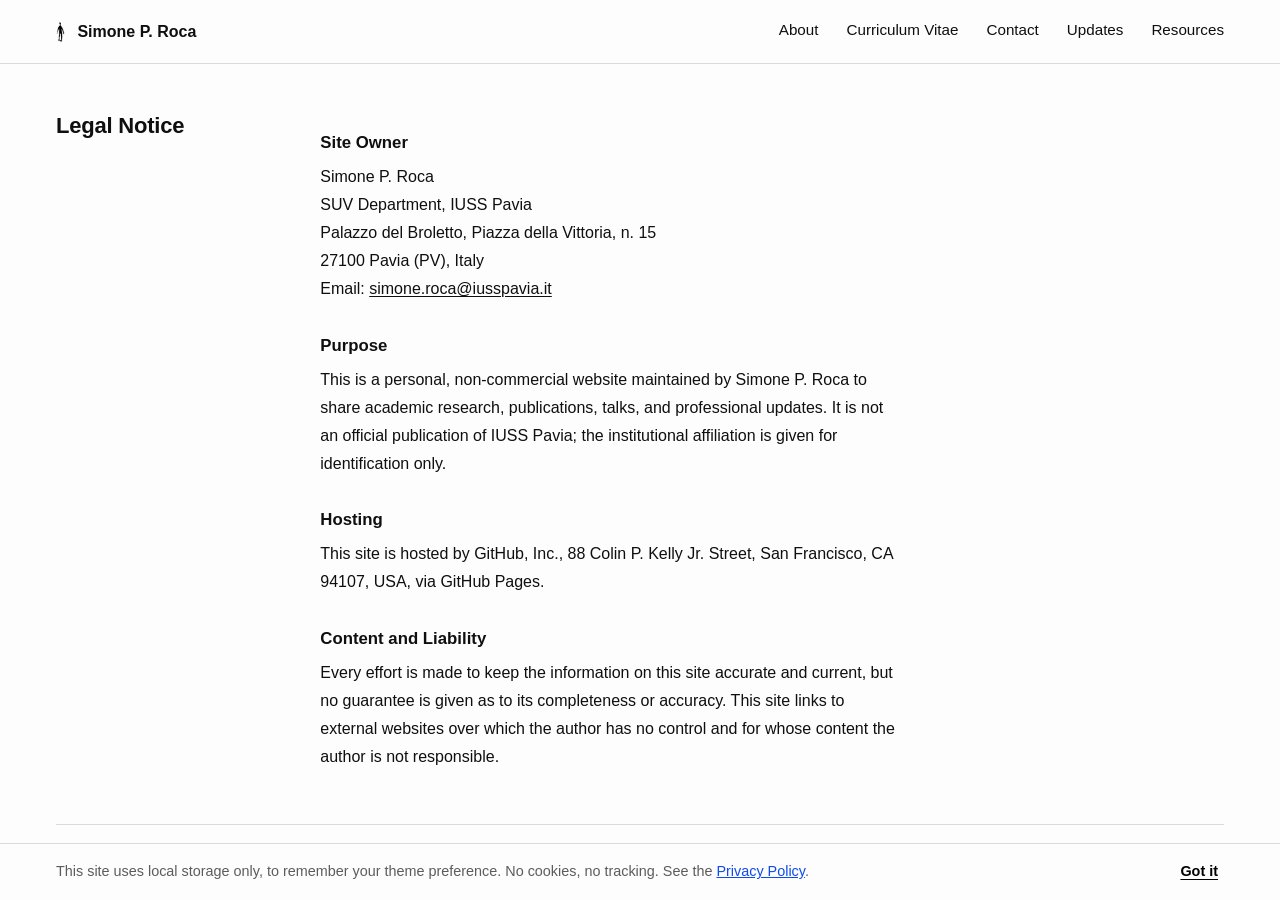
<file: legal-notice.html>
<!doctype html>
<html lang="en">
<head>
  <meta charset="utf-8" />
  <meta name="viewport" content="width=device-width, initial-scale=1" />
  <title>Legal Notice - Simone P. Roca</title>
  <meta name="description" content="Legal notice for the personal academic website of Simone P. Roca." />
  <link rel="shortcut icon" href="favicon.ico" />
  <link rel="icon" href="assets/icons/favicon.ico" sizes="any" />
  <link rel="icon" type="image/png" href="assets/icons/favicon-32x32.png" sizes="32x32" />
  <link rel="icon" type="image/png" href="assets/icons/favicon-16x16.png" sizes="16x16" />
  <link rel="apple-touch-icon" href="assets/icons/apple-touch-icon.png" />
  <link rel="stylesheet" href="assets/css/style.css" />
  <link rel="stylesheet" href="assets/css/print.css" media="print" />
  <link rel="alternate" type="application/rss+xml" title="Simone P. Roca" href="/feed.xml" />
  <script>
    (function () {
      if ("scrollRestoration" in history) {
        history.scrollRestoration = "manual";
      }
      var isReload = false;
      try {
        var navEntries = performance.getEntriesByType("navigation");
        if (navEntries && navEntries[0]) {
          isReload = navEntries[0].type === "reload";
        } else if (performance.navigation) {
          isReload = performance.navigation.type === 1;
        }
      } catch (e) {}
      if (isReload) {
        (function () {
          function resetScroll() {
            if (window.location.hash) {
              try {
                history.replaceState(null, "", window.location.pathname + window.location.search);
              } catch (e) {}
            }
            window.scrollTo(0, 0);
          }
          resetScroll();
          requestAnimationFrame(resetScroll);
          window.addEventListener("pageshow", resetScroll);
          window.addEventListener("load", resetScroll);
        })();
      }
      try {
        var t = localStorage.getItem("theme");
        if (t !== "light" && t !== "dark") {
          t = window.matchMedia("(prefers-color-scheme: dark)").matches ? "dark" : "light";
        }
        document.documentElement.setAttribute("data-theme", t);
      } catch (e) {}
    })();
  </script>
</head>
<body>
  <a href="#main" class="skip-link">Skip to main content</a>
  <header class="nav is-scrolled">
    <div class="nav__inner">
      <div class="nav__brand">
        <a href="index.html" class="nav__logo" aria-label="Simone P. Roca, home">
          <img src="assets/icons/logo-mark.png" alt="" width="20" height="47" />
        </a>
        <a href="index.html" class="nav__name" aria-hidden="true" tabindex="-1">Simone P. Roca</a>
      </div>
      <nav class="nav__links" aria-label="Primary">
        <a href="index.html#about">About</a>
        <a href="index.html#cv" aria-label="Curriculum Vitae"><span class="full" aria-hidden="true">Curriculum Vitae</span><span class="short" aria-hidden="true">CV</span></a>
        <a href="index.html#contact">Contact</a>
        <a href="index.html#updates">Updates</a>
        <a href="/understanding/">Resources</a>
      </nav>
    </div>
  </header>

  <main id="main" tabindex="-1">
    <section class="block">
      <div class="wrap block__grid">
        <h2 class="block__title">Legal Notice</h2>
        <div class="block__content">
          <h3 class="legal-heading">Site Owner</h3>
          <p>Simone P. Roca<br />SUV Department, IUSS Pavia<br />Palazzo del Broletto, Piazza della Vittoria, n. 15<br />27100 Pavia (PV), Italy<br />Email: <a href="mailto:simone.roca@iusspavia.it">simone.roca@iusspavia.it</a></p>

          <h3 class="legal-heading">Purpose</h3>
          <p>This is a personal, non-commercial website maintained by Simone P. Roca to share academic research, publications, talks, and professional updates. It is not an official publication of IUSS Pavia; the institutional affiliation is given for identification only.</p>

          <h3 class="legal-heading">Hosting</h3>
          <p>This site is hosted by GitHub, Inc., 88 Colin P. Kelly Jr. Street, San Francisco, CA 94107, USA, via GitHub Pages.</p>

          <h3 class="legal-heading">Content and Liability</h3>
          <p>Every effort is made to keep the information on this site accurate and current, but no guarantee is given as to its completeness or accuracy. This site links to external websites over which the author has no control and for whose content the author is not responsible.</p>
        </div>
      </div>
    </section>
  </main>

  <hr class="divider" />

  <footer class="footer">
    <div class="wrap footer__grid">
      <p class="footer__copyright">&copy; 2026 Simone P. Roca</p>
      <button type="button" class="theme-toggle" aria-label="Toggle dark mode" aria-pressed="false"></button>
      <nav class="footer__legal" aria-label="Legal">
        <a href="legal-notice.html">Legal Notice</a>
        <a href="privacy-policy.html">Privacy Policy</a>
      </nav>
    </div>
  </footer>

  <script src="assets/js/main.js"></script>
</body>
</html>
</file>
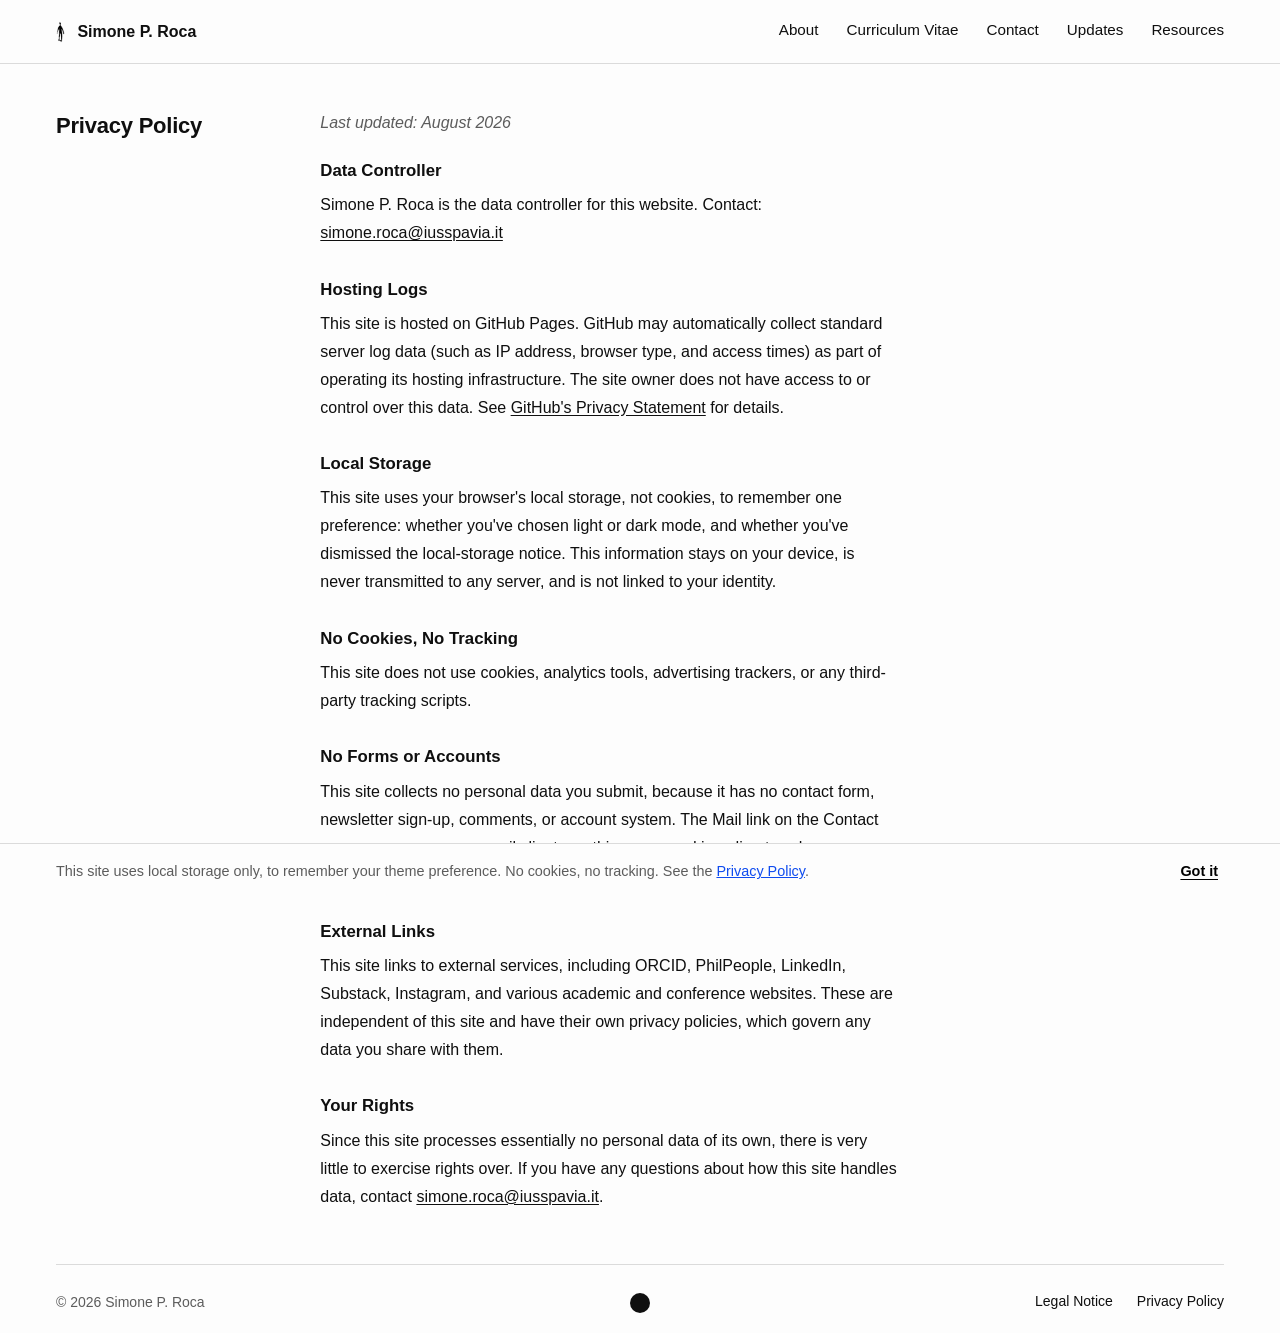
<file: privacy-policy.html>
<!doctype html>
<html lang="en">
<head>
  <meta charset="utf-8" />
  <meta name="viewport" content="width=device-width, initial-scale=1" />
  <title>Privacy Policy - Simone P. Roca</title>
  <meta name="description" content="Privacy policy for the personal academic website of Simone P. Roca." />
  <link rel="shortcut icon" href="favicon.ico" />
  <link rel="icon" href="assets/icons/favicon.ico" sizes="any" />
  <link rel="icon" type="image/png" href="assets/icons/favicon-32x32.png" sizes="32x32" />
  <link rel="icon" type="image/png" href="assets/icons/favicon-16x16.png" sizes="16x16" />
  <link rel="apple-touch-icon" href="assets/icons/apple-touch-icon.png" />
  <link rel="stylesheet" href="assets/css/style.css" />
  <link rel="stylesheet" href="assets/css/print.css" media="print" />
  <link rel="alternate" type="application/rss+xml" title="Simone P. Roca" href="/feed.xml" />
  <script>
    (function () {
      if ("scrollRestoration" in history) {
        history.scrollRestoration = "manual";
      }
      var isReload = false;
      try {
        var navEntries = performance.getEntriesByType("navigation");
        if (navEntries && navEntries[0]) {
          isReload = navEntries[0].type === "reload";
        } else if (performance.navigation) {
          isReload = performance.navigation.type === 1;
        }
      } catch (e) {}
      if (isReload) {
        (function () {
          function resetScroll() {
            if (window.location.hash) {
              try {
                history.replaceState(null, "", window.location.pathname + window.location.search);
              } catch (e) {}
            }
            window.scrollTo(0, 0);
          }
          resetScroll();
          requestAnimationFrame(resetScroll);
          window.addEventListener("pageshow", resetScroll);
          window.addEventListener("load", resetScroll);
        })();
      }
      try {
        var t = localStorage.getItem("theme");
        if (t !== "light" && t !== "dark") {
          t = window.matchMedia("(prefers-color-scheme: dark)").matches ? "dark" : "light";
        }
        document.documentElement.setAttribute("data-theme", t);
      } catch (e) {}
    })();
  </script>
</head>
<body>
  <a href="#main" class="skip-link">Skip to main content</a>
  <header class="nav is-scrolled">
    <div class="nav__inner">
      <div class="nav__brand">
        <a href="index.html" class="nav__logo" aria-label="Simone P. Roca, home">
          <img src="assets/icons/logo-mark.png" alt="" width="20" height="47" />
        </a>
        <a href="index.html" class="nav__name" aria-hidden="true" tabindex="-1">Simone P. Roca</a>
      </div>
      <nav class="nav__links" aria-label="Primary">
        <a href="index.html#about">About</a>
        <a href="index.html#cv" aria-label="Curriculum Vitae"><span class="full" aria-hidden="true">Curriculum Vitae</span><span class="short" aria-hidden="true">CV</span></a>
        <a href="index.html#contact">Contact</a>
        <a href="index.html#updates">Updates</a>
        <a href="/understanding/">Resources</a>
      </nav>
    </div>
  </header>

  <main id="main" tabindex="-1">
    <section class="block">
      <div class="wrap block__grid">
        <h2 class="block__title">Privacy Policy</h2>
        <div class="block__content">
          <p class="placeholder">Last updated: August 2026</p>

          <h3 class="legal-heading">Data Controller</h3>
          <p>Simone P. Roca is the data controller for this website. Contact: <a href="mailto:simone.roca@iusspavia.it">simone.roca@iusspavia.it</a></p>

          <h3 class="legal-heading">Hosting Logs</h3>
          <p>This site is hosted on GitHub Pages. GitHub may automatically collect standard server log data (such as IP address, browser type, and access times) as part of operating its hosting infrastructure. The site owner does not have access to or control over this data. See <a href="https://docs.github.com/site-policy/privacy-policies/github-general-privacy-statement">GitHub's Privacy Statement</a> for details.</p>

          <h3 class="legal-heading">Local Storage</h3>
          <p>This site uses your browser's local storage, not cookies, to remember one preference: whether you've chosen light or dark mode, and whether you've dismissed the local-storage notice. This information stays on your device, is never transmitted to any server, and is not linked to your identity.</p>

          <h3 class="legal-heading">No Cookies, No Tracking</h3>
          <p>This site does not use cookies, analytics tools, advertising trackers, or any third-party tracking scripts.</p>

          <h3 class="legal-heading">No Forms or Accounts</h3>
          <p>This site collects no personal data you submit, because it has no contact form, newsletter sign-up, comments, or account system. The Mail link on the Contact page opens your own email client; anything you send is a direct exchange between you and the site owner, governed by ordinary email use, not by this site.</p>

          <h3 class="legal-heading">External Links</h3>
          <p>This site links to external services, including ORCID, PhilPeople, LinkedIn, Substack, Instagram, and various academic and conference websites. These are independent of this site and have their own privacy policies, which govern any data you share with them.</p>

          <h3 class="legal-heading">Your Rights</h3>
          <p>Since this site processes essentially no personal data of its own, there is very little to exercise rights over. If you have any questions about how this site handles data, contact <a href="mailto:simone.roca@iusspavia.it">simone.roca@iusspavia.it</a>.</p>
        </div>
      </div>
    </section>
  </main>

  <hr class="divider" />

  <footer class="footer">
    <div class="wrap footer__grid">
      <p class="footer__copyright">&copy; 2026 Simone P. Roca</p>
      <button type="button" class="theme-toggle" aria-label="Toggle dark mode" aria-pressed="false"></button>
      <nav class="footer__legal" aria-label="Legal">
        <a href="legal-notice.html">Legal Notice</a>
        <a href="privacy-policy.html">Privacy Policy</a>
      </nav>
    </div>
  </footer>

  <script src="assets/js/main.js"></script>
</body>
</html>
</file>
<file: assets/css/style.css>
/* ---------- Tokens ---------- */
:root {
  --bg: #fdfdfd;
  --fg: #0f0f0f;
  --fg-muted: #5c5c5c;
  --border: rgba(15, 15, 15, 0.14);
  --accent: #0E4BEF;
  --nav-height: 64px;
  --side-pad: clamp(20px, 5vw, 56px);
  --font-sans: Helvetica, "Helvetica Neue", Arial, sans-serif;
}

@media (prefers-color-scheme: dark) {
  :root:not([data-theme="light"]) {
    --bg: #0d0d0d;
    --fg: #f2f2f2;
    --fg-muted: #a3a3a3;
    --border: rgba(255, 255, 255, 0.16);
    --accent: #7999ED;
  }
}
:root[data-theme="dark"] {
  --bg: #0d0d0d;
  --fg: #f2f2f2;
  --fg-muted: #a3a3a3;
  --border: rgba(255, 255, 255, 0.16);
  --accent: #7999ED;
}

/* ---------- Reset ---------- */
*, *::before, *::after { box-sizing: border-box; }
html { -webkit-text-size-adjust: 100%; }
body {
  margin: 0;
  background: var(--bg);
  color: var(--fg);
  font-family: var(--font-sans);
  font-feature-settings: "cv02", "cv03", "cv04", "cv11";
  line-height: 1.5;
  -webkit-font-smoothing: antialiased;
}
h1, h2, h3, h4, p, address { margin: 0; }
a { color: inherit; }
img { max-width: 100%; display: block; }
.accent { color: var(--accent); }

:focus-visible {
  outline: 2px solid var(--accent);
  outline-offset: 2px;
}

.skip-link {
  position: absolute;
  top: 0;
  left: 0;
  z-index: 100;
  transform: translateY(-100%);
  padding: 12px 20px;
  background: var(--fg);
  color: var(--bg);
  font-weight: 700;
  text-decoration: none;
  transition: transform 0.15s ease;
}
.skip-link:focus-visible {
  transform: translateY(0);
  outline-color: var(--bg);
}

.wrap {
  padding-inline: var(--side-pad);
}

/* ---------- Nav ---------- */
.nav {
  position: sticky;
  top: 0;
  z-index: 20;
  height: var(--nav-height);
  background: var(--bg);
  border-bottom: 1px solid transparent;
  transition: border-color 0.3s ease;
}
.nav.is-scrolled { border-bottom-color: var(--border); }
.nav__inner {
  padding-inline: var(--side-pad);
  height: 100%;
  display: flex;
  align-items: center;
  justify-content: space-between;
  gap: 16px;
}
.nav__brand {
  display: flex;
  align-items: center;
  gap: 12px;
}
.nav__logo {
  display: flex;
  align-items: center;
  flex-shrink: 0;
  transition: opacity 0.15s ease;
}
.nav__logo:hover { opacity: 0.7; }
.nav__logo img {
  display: block;
  height: 22px;
  width: auto;
}
:root[data-theme="dark"] .nav__logo img { filter: invert(1); }
@media (prefers-color-scheme: dark) {
  :root:not([data-theme="light"]) .nav__logo img { filter: invert(1); }
}
.nav__name {
  font-weight: 700;
  text-decoration: none;
  white-space: nowrap;
  opacity: 0;
  transform: translateY(-4px);
  transition: opacity 0.18s ease, transform 0.18s ease;
  pointer-events: none;
}
.nav.is-scrolled .nav__name {
  opacity: 1;
  transform: translateY(0);
  pointer-events: auto;
}
.nav__links {
  display: flex;
  align-items: center;
  gap: clamp(14px, 2.5vw, 28px);
  font-size: 0.95rem;
  font-weight: 500;
}
.nav__links a {
  text-decoration: none;
  border-bottom: 1px solid transparent;
  padding-bottom: 2px;
  transition: border-color 0.2s ease, opacity 0.15s ease;
}
.nav__links a:hover { border-color: var(--fg); opacity: 0.7; }
.nav__links .short { display: none; }
@media (max-width: 480px) {
  .nav__links .full { display: none; }
  .nav__links .short { display: inline; }
}
@media (max-width: 640px) {
  .nav__name { display: none; }
}

/* ---------- Hero ---------- */
.hero {
  padding-top: clamp(40px, 8vh, 88px);
  padding-bottom: clamp(28px, 5vh, 56px);
}
.hero h1 {
  font-size: clamp(1.9rem, 1rem + 4.5vw, 4.4rem);
  font-weight: 800;
  letter-spacing: -0.02em;
  line-height: 1.18;
}
.hero__inner {
  display: grid;
  grid-template-columns: 1fr;
  gap: 24px;
  align-items: center;
}
@media (min-width: 768px) {
  .hero__inner { grid-template-columns: 1fr 4fr; gap: clamp(24px, 3vw, 48px); }
}
.hero__photo {
  width: clamp(96px, 14vw, 200px);
  height: clamp(96px, 14vw, 200px);
  border-radius: 50%;
  object-fit: cover;
}

/* ---------- Dividers ---------- */
.divider {
  border: none;
  border-top: 1px solid var(--border);
  margin-inline: var(--side-pad);
  scroll-margin-top: var(--nav-height);
}

/* ---------- Blocks ---------- */
.block { padding-block: clamp(28px, 5vh, 56px); }
.block__grid {
  display: grid;
  grid-template-columns: 1fr;
  gap: 20px;
}
@media (min-width: 768px) {
  .block__grid { grid-template-columns: 1fr 4fr; gap: clamp(24px, 3vw, 48px); }
}
.block__title {
  font-size: 1.375rem;
  font-weight: 700;
  letter-spacing: -0.01em;
}
.cv-download {
  display: inline-flex;
  align-items: center;
  gap: 8px;
  margin-top: 14px;
  padding: 7px 15px;
  font-size: 0.9rem;
  font-weight: 500;
  color: var(--fg);
  text-decoration: none;
  border: 1px solid var(--border);
  border-radius: 999px;
  transition: border-color 0.2s ease, opacity 0.15s ease;
}
.cv-download:hover { border-color: var(--fg); }
.cv-download:focus-visible {
  outline: 2px solid var(--accent);
  outline-offset: 2px;
}
.cv-download__icon {
  width: 9px;
  height: 9px;
  border-left: 1.5px solid currentColor;
  border-bottom: 1.5px solid currentColor;
  transform: translateY(-2px) rotate(-45deg);
  flex-shrink: 0;
}
.block__content p {
  font-size: 1rem;
  line-height: 1.75;
  max-width: 65ch;
}
.block__content p + p { margin-top: 1.1em; }
.block__content--cols {
  column-count: 1;
  column-gap: 48px;
}
/* Keep each paragraph whole; never split a line off into the next column. */
.block__content--cols p { break-inside: avoid; }
@media (min-width: 768px) {
  .block__content--cols { column-count: 2; }
}
.block__content em, .block__content i { font-style: italic; }
.block__content a {
  text-decoration: underline;
  text-underline-offset: 2px;
  transition: opacity 0.15s ease;
}
.block__content a:hover { opacity: 0.7; }

/* ---------- CV accordion ---------- */
.cv-section {
  border-top: 1px solid var(--border);
}
.cv-section:last-of-type { border-bottom: 1px solid var(--border); }
.cv-section summary {
  cursor: pointer;
  list-style: none;
  display: flex;
  align-items: center;
  justify-content: space-between;
  padding-block: 20px;
  transition: opacity 0.15s ease;
}
.cv-section summary:hover { opacity: 0.7; }
.cv-section summary::-webkit-details-marker { display: none; }
.cv-section summary :is(h2, h3) {
  font-size: 1.05rem;
  font-weight: 700;
}
.cv-toggle {
  position: relative;
  width: 14px;
  height: 14px;
  flex-shrink: 0;
}
.cv-toggle::before,
.cv-toggle::after {
  content: "";
  position: absolute;
  background: var(--fg);
  transition: transform 0.2s ease;
}
.cv-toggle::before {
  top: 50%;
  left: 0;
  width: 100%;
  height: 1.5px;
  transform: translateY(-50%);
}
.cv-toggle::after {
  left: 50%;
  top: 0;
  width: 1.5px;
  height: 100%;
  transform: translateX(-50%);
}
.cv-section[open] .cv-toggle::after { transform: translateX(-50%) scaleY(0); }
.cv-section__content { padding-bottom: 24px; }
.block__content .cv-entry {
  font-size: 1rem;
  line-height: 1.6;
  max-width: none;
}
.cv-entry + .cv-entry { margin-top: 10px; }
.cv-entry__title { font-weight: 700; }
.cv-entry__meta { color: var(--fg-muted); }
.placeholder {
  font-size: 0.95rem;
  font-style: italic;
  color: var(--fg-muted);
}
.legal-heading {
  font-size: 1.05rem;
  font-weight: 700;
  margin-top: 1.75em;
}
.legal-heading:first-of-type { margin-top: 1.25em; }
.legal-heading + p { margin-top: 0.5em; }

/* ---------- Contact ---------- */
.block__content--split {
  display: flex;
  flex-direction: column;
  gap: 32px;
}
@media (min-width: 640px) {
  .block__content--split {
    flex-direction: row;
    gap: clamp(24px, 3vw, 48px);
  }
  .block__content--split > * { flex: 1 1 0; }
}
.contact-links {
  display: grid;
  grid-template-columns: repeat(2, auto);
  grid-template-rows: repeat(3, auto);
  grid-auto-flow: column;
  column-gap: 40px;
  row-gap: 8px;
}
.contact-links a {
  width: fit-content;
  text-decoration: underline;
  text-underline-offset: 3px;
  font-size: 1rem;
  transition: opacity 0.15s ease;
}
.contact-links a:hover { opacity: 0.7; }
address {
  font-style: normal;
  line-height: 1.75;
  color: var(--fg-muted);
  font-size: 0.95rem;
}

/* ---------- Updates ---------- */
.updates-list {
  list-style: none;
  margin: 0;
  padding: 0;
}
.updates-item {
  display: flex;
  gap: 24px;
  padding-block: 16px;
  border-top: 1px solid var(--border);
  scroll-margin-top: var(--nav-height);
}
.updates-item[hidden] {
  display: none;
}
.updates-date {
  flex: 0 0 140px;
  font-variant-numeric: tabular-nums;
  color: var(--fg-muted);
  font-size: 0.95rem;
}
.updates-text {
  flex: 1;
  font-size: 1rem;
  line-height: 1.6;
}
@media (max-width: 480px) {
  .updates-item { flex-direction: column; gap: 4px; }
  .updates-date { flex: none; }
}
.updates-more {
  display: block;
  margin-top: 24px;
  font: inherit;
  font-size: 0.95rem;
  font-weight: 500;
  color: var(--fg);
  background: none;
  border: none;
  padding: 0;
  text-decoration: underline;
  text-underline-offset: 3px;
  cursor: pointer;
  transition: opacity 0.15s ease;
}
.updates-more:hover { opacity: 0.7; }

/* ---------- Footer ---------- */
.footer__grid {
  display: grid;
  grid-template-columns: 1fr auto 1fr;
  align-items: center;
  gap: 16px;
  padding-block: 18px;
}
.footer__copyright {
  font-size: 0.875rem;
  color: var(--fg-muted);
}
.footer__legal {
  display: flex;
  justify-content: flex-end;
  gap: 24px;
  font-size: 0.875rem;
}
.footer__legal a {
  text-decoration: none;
  border-bottom: 1px solid transparent;
  padding-bottom: 2px;
  transition: border-color 0.2s ease, opacity 0.15s ease;
}
.footer__legal a:hover { border-color: var(--fg); opacity: 0.7; }

.theme-toggle {
  justify-self: center;
  width: 20px;
  height: 20px;
  border-radius: 50%;
  border: none;
  background: var(--fg);
  padding: 0;
  cursor: pointer;
  transition: transform 0.15s ease, opacity 0.15s ease;
}
.theme-toggle:hover { transform: scale(1.1); opacity: 0.7; }

@media (max-width: 560px) {
  .footer__grid {
    grid-template-columns: 1fr;
    justify-items: center;
    gap: 20px;
    text-align: center;
  }
  .footer__legal { justify-content: center; }
}

/* ---------- 404 ---------- */
.error-hero {
  min-height: calc(100dvh - var(--nav-height));
  display: flex;
  align-items: center;
}
.error-hero .wrap { padding-block: clamp(40px, 8vh, 88px); }
.error-hero h1 { display: flex; flex-direction: column; }
.error-code {
  font-size: clamp(4rem, 2rem + 10vw, 9rem);
  font-weight: 800;
  line-height: 1;
  letter-spacing: -0.02em;
}
.error-title {
  font-size: clamp(1.5rem, 1rem + 2vw, 2.25rem);
  font-weight: 800;
  letter-spacing: -0.02em;
  margin-top: 8px;
}
.error-text {
  margin-top: 16px;
  font-size: 1rem;
  color: var(--fg-muted);
  max-width: 45ch;
}
.error-link {
  display: inline-block;
  margin-top: 24px;
  text-decoration: underline;
  text-underline-offset: 3px;
  transition: opacity 0.15s ease;
}
.error-link:hover { opacity: 0.7; }

/* ---------- Bibliography ---------- */
.bib-filter {
  width: 100%;
  max-width: 65ch;
  margin-top: clamp(20px, 4vw, 32px);
  margin-bottom: 8px;
  padding: 9px 14px;
  font: inherit;
  font-size: 0.95rem;
  color: var(--fg);
  background: var(--bg);
  border: 1px solid var(--border);
  border-radius: 999px;
}
.bib-filter:focus-visible { outline: 2px solid var(--accent); outline-offset: 2px; }
.bib-count {
  font-size: 0.85rem;
  color: var(--fg-muted);
  margin-bottom: 4px;
}
.bib-entry { padding-block: 14px; max-width: 70ch; }
.bib-entry:not([hidden]) ~ .bib-entry:not([hidden]) { border-top: 1px solid var(--border); }
.bib-entry[hidden] { display: none; }
.bib-entry__cite { font-size: 1rem; line-height: 1.6; }
.bib-entry__cite cite { font-style: italic; }
.bib-entry__links {
  margin-top: 4px;
  font-size: 0.9rem;
}
.bib-entry__links a {
  text-decoration: underline;
  text-underline-offset: 2px;
  margin-right: 16px;
  transition: opacity 0.15s ease;
}
.bib-entry__links a:hover { opacity: 0.7; }
.bib-entry__note {
  margin-top: 8px;
  font-size: 0.95rem;
  line-height: 1.65;
  color: var(--fg-muted);
}
.bib-entry__note--stub { font-style: italic; }
.cv-section[hidden] { display: none; }

/* ---------- Reduced motion ---------- */
@media (prefers-reduced-motion: reduce) {
  .nav__name, .nav, .cv-toggle::before, .cv-toggle::after, .theme-toggle,
  .nav__logo, .nav__links a, .cv-section summary, .contact-links a,
  .updates-more, .footer__legal a, .block__content a, .skip-link,
  .cv-download, .cookie-banner button, .bib-filter, .bib-entry__links a {
    transition: none !important;
  }
}

/* ---------- Cookie banner ---------- */
.cookie-banner {
  position: fixed;
  bottom: 0;
  left: 0;
  right: 0;
  z-index: 50;
  display: flex;
  flex-wrap: wrap;
  align-items: center;
  justify-content: space-between;
  gap: 16px;
  padding: 16px var(--side-pad);
  background: var(--bg);
  border-top: 1px solid var(--border);
  font-size: 0.9rem;
}
.cookie-banner p { margin: 0; color: var(--fg-muted); }
.cookie-banner a { color: var(--accent); text-decoration: underline; }
.cookie-banner button {
  flex-shrink: 0;
  font: inherit;
  font-weight: 700;
  background: none;
  border: none;
  text-decoration: underline;
  text-underline-offset: 3px;
  cursor: pointer;
  transition: opacity 0.15s ease;
}
.cookie-banner button:hover { opacity: 0.7; }
</file>
<file: assets/css/print.css>
@media print {
  :root {
    --bg: #fff;
    --fg: #000;
    --fg-muted: #333;
    --border: #000;
    --accent: #000;
  }

  .nav,
  .footer,
  .theme-toggle {
    display: none;
  }

  body {
    background: #fff;
    color: #000;
    font-size: 11pt;
  }

  a {
    text-decoration: underline;
  }

  a[href^="http"]::after {
    content: " (" attr(href) ")";
    font-size: 9pt;
  }

  .block__title,
  h1, h2, h3 {
    break-after: avoid;
  }

  p,
  address,
  .cv-section,
  .updates-item {
    break-inside: avoid;
  }

  /* Print full CV content, not just the collapsed accordion headers */
  .cv-toggle {
    display: none;
  }
  .cv-section:not([open]) .cv-section__content {
    display: block !important;
  }

  /* Print every update row, not just the ones currently expanded in the browser */
  .updates-item[hidden] {
    display: flex !important;
  }
  .updates-more,
  .cv-download {
    display: none;
  }

  .bib-filter,
  .bib-count {
    display: none;
  }
  .bib-entry[hidden],
  .cv-section[hidden] {
    display: block !important;
  }

  .divider {
    border-top-color: #000;
  }

  @page {
    margin: 2cm;
  }
}
</file>
